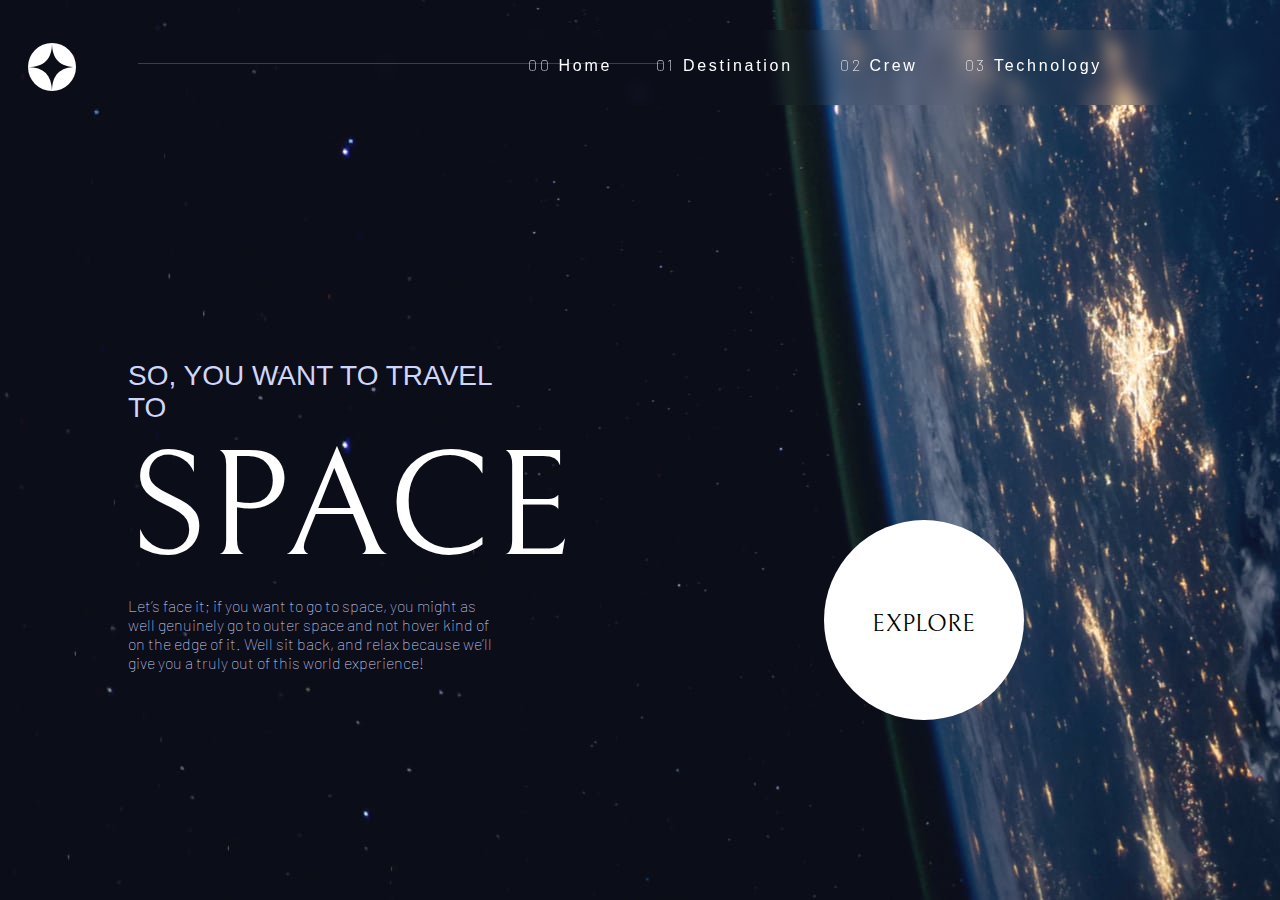
<file: index.html>
<!DOCTYPE html>
<html lang="en">

<head>
  <meta charset="UTF-8">
  <meta name="viewport" content="width=device-width, initial-scale=1.0">
  <link rel="preconnect" href="https://fonts.googleapis.com">
  <link rel="preconnect" href="https://fonts.gstatic.com" crossorigin>
  <link
    href="https://fonts.googleapis.com/css2?family=Barlow&family=Barlow+Condensed:wght@100&family=Bellefair&display=swap"
    rel="stylesheet">
  <link rel="icon" type="image/png" sizes="32x32" href="./assets/favicon-32x32.png">
  <link rel="stylesheet" href="CSS/styles.css">

  <title>Space Tourism Homepage</title>
</head>

<body style="background-image: url(assets/home/background-home-desktop.jpg);">
  <nav class="navbar-container">
    <div class="logo">
      <svg xmlns="http://www.w3.org/2000/svg" width="48" height="48">
        <g fill="none" fill-rule="evenodd">
          <circle cx="24" cy="24" r="24" fill="#FFF" />
          <path fill="#0B0D17"
            d="M24 0c0 16-8 24-24 24 15.718.114 23.718 8.114 24 24 0-16 8-24 24-24-16 0-24-8-24-24z" />
        </g>
      </svg>
    </div>
    <div class="line-nav-bar"></div>
    <div class="nav-bar">
      <ul>
        <li class="nav-item"><a href="index.html"><span class="nav-bar-numbers">00</span> Home</a></li>
        <li class="nav-item"><a href="destination-moon.html"><span class="nav-bar-numbers">01</span> Destination</a>
        </li>
        <li class="nav-item"><a href="crew-commander.html"><span class="nav-bar-numbers">02</span> Crew</a>
        </li>
        <li class="nav-item"><a href="technology-vehicle.html"><span class="nav-bar-numbers">03</span> Technology</a>
        </li>

      </ul>

    </div>


  </nav>
  <div class="main-container">

    <div class="main-container-child-a">
      <div class="home-copy-one">

        <p>So, you want to travel to</p>
      </div>

      <div class="home-copy-two">
        <p>Space</p>
      </div>

      <div class="home-copy-three">
        <p>Let’s face it; if you want to go to space, you might as well genuinely go to
          outer space and not hover kind of on the edge of it. Well sit back, and relax
          because we’ll give you a truly out of this world experience!</p>

      </div>
    </div>
    <div class="main-container-child-b">
      <div class="button-text">Explore</div>

    </div>

  </div>



  </div>

</body>

</html>
</file>
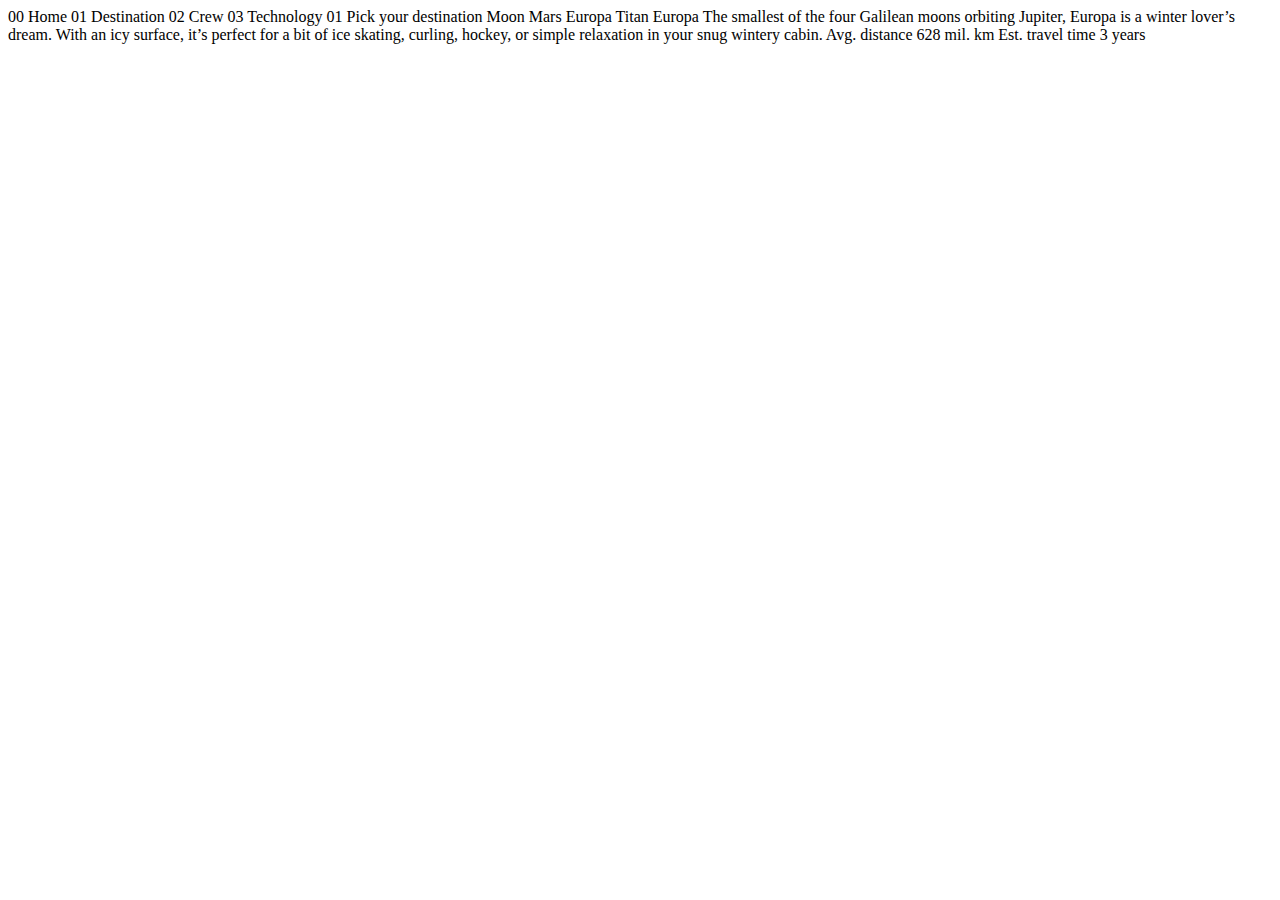
<file: destination-europa.html>
<!DOCTYPE html>
<html lang="en">
<head>
  <meta charset="UTF-8">
  <meta name="viewport" content="width=device-width, initial-scale=1.0">

  <link rel="icon" type="image/png" sizes="32x32" href="./assets/favicon-32x32.png">
  
  <title>Frontend Mentor | Space tourism website</title>
</head>
<body>

  00 Home
  01 Destination
  02 Crew
  03 Technology

  01 Pick your destination

  Moon
  Mars
  Europa
  Titan

  Europa

  The smallest of the four Galilean moons orbiting Jupiter, Europa is a 
  winter lover’s dream. With an icy surface, it’s perfect for a bit of 
  ice skating, curling, hockey, or simple relaxation in your snug 
  wintery cabin.

  Avg. distance
  628 mil. km

  Est. travel time
  3 years
</body>
</html>
</file>
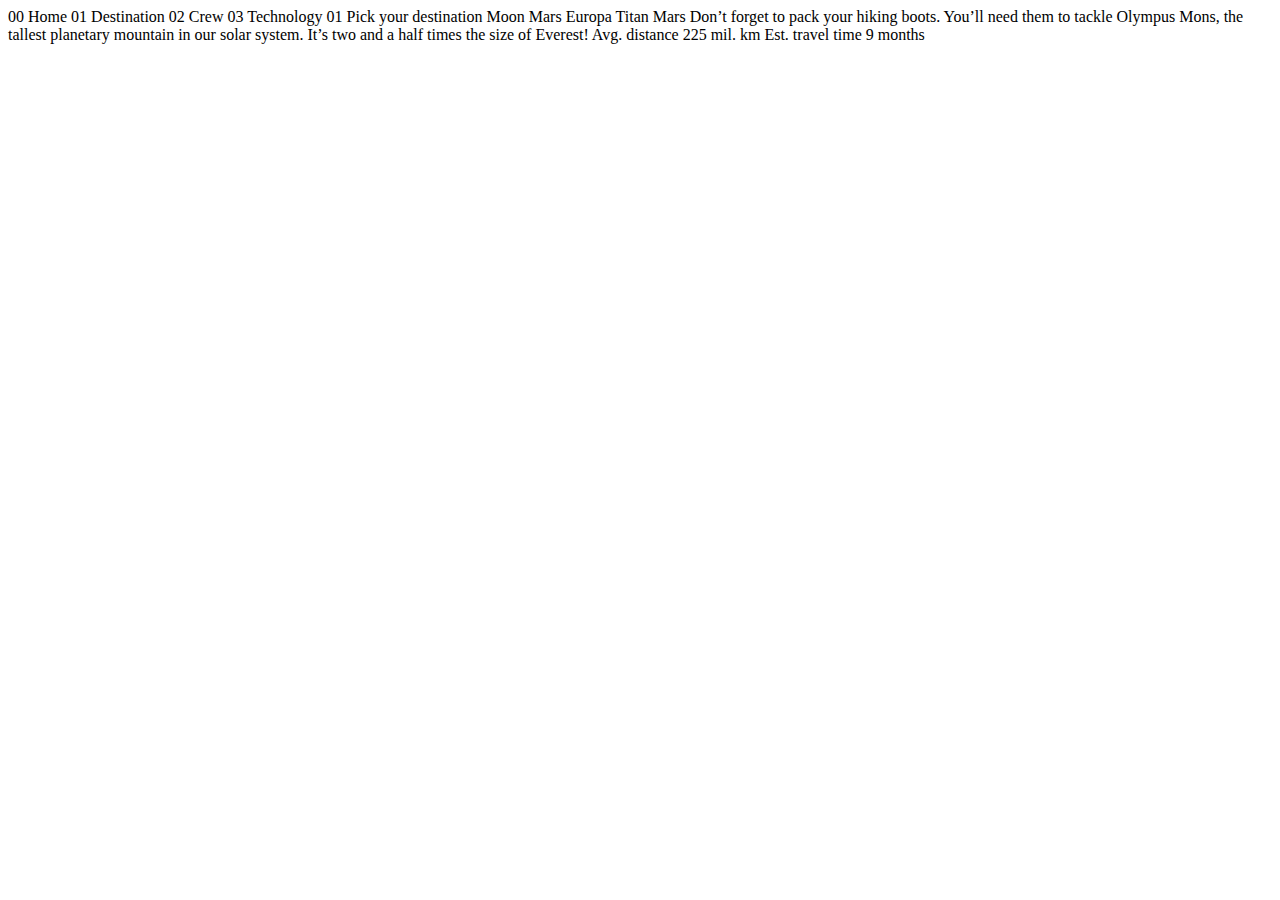
<file: destination-mars.html>
<!DOCTYPE html>
<html lang="en">
<head>
  <meta charset="UTF-8">
  <meta name="viewport" content="width=device-width, initial-scale=1.0">

  <link rel="icon" type="image/png" sizes="32x32" href="./assets/favicon-32x32.png">
  
  <title>Frontend Mentor | Space tourism website</title>
</head>
<body>

  00 Home
  01 Destination
  02 Crew
  03 Technology

  01 Pick your destination

  Moon
  Mars
  Europa
  Titan

  Mars

  Don’t forget to pack your hiking boots. You’ll need them to tackle Olympus Mons, 
  the tallest planetary mountain in our solar system. It’s two and a half times 
  the size of Everest!

  Avg. distance
  225 mil. km

  Est. travel time
  9 months
</body>
</html>
</file>
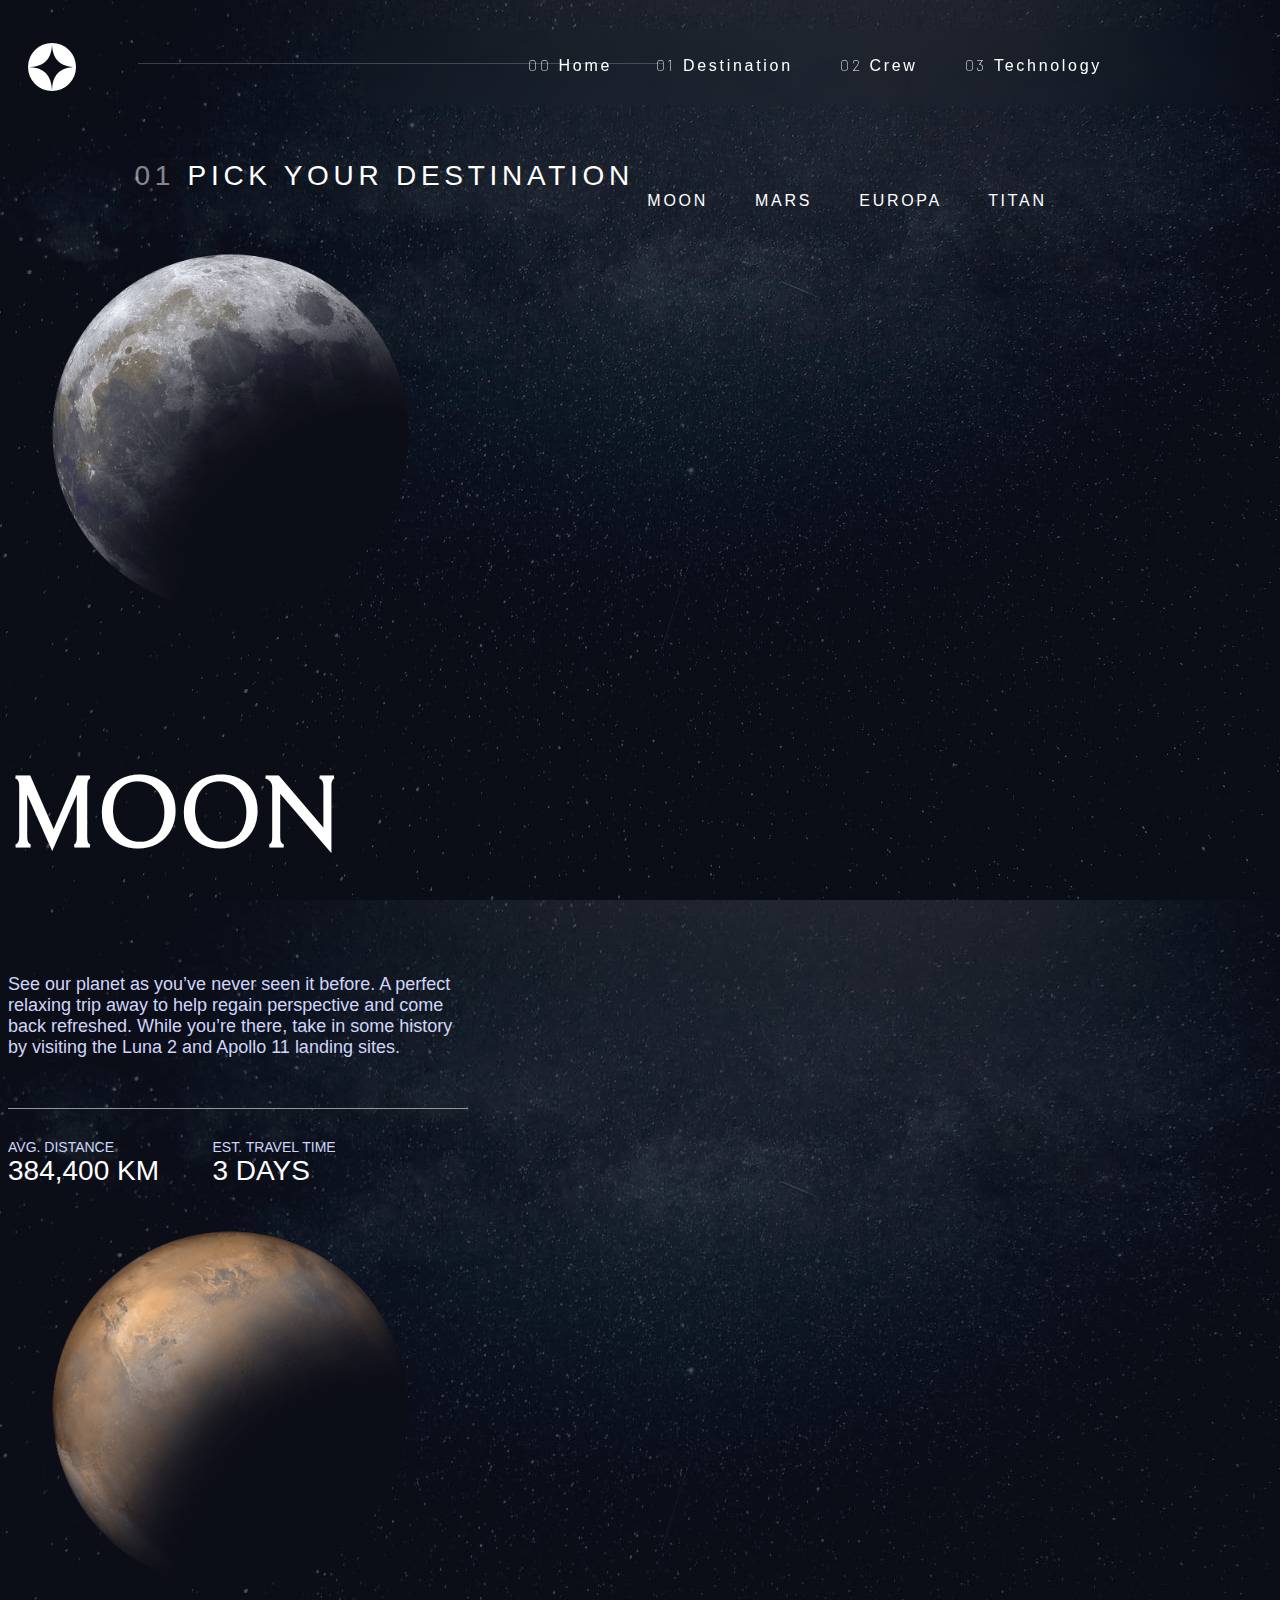
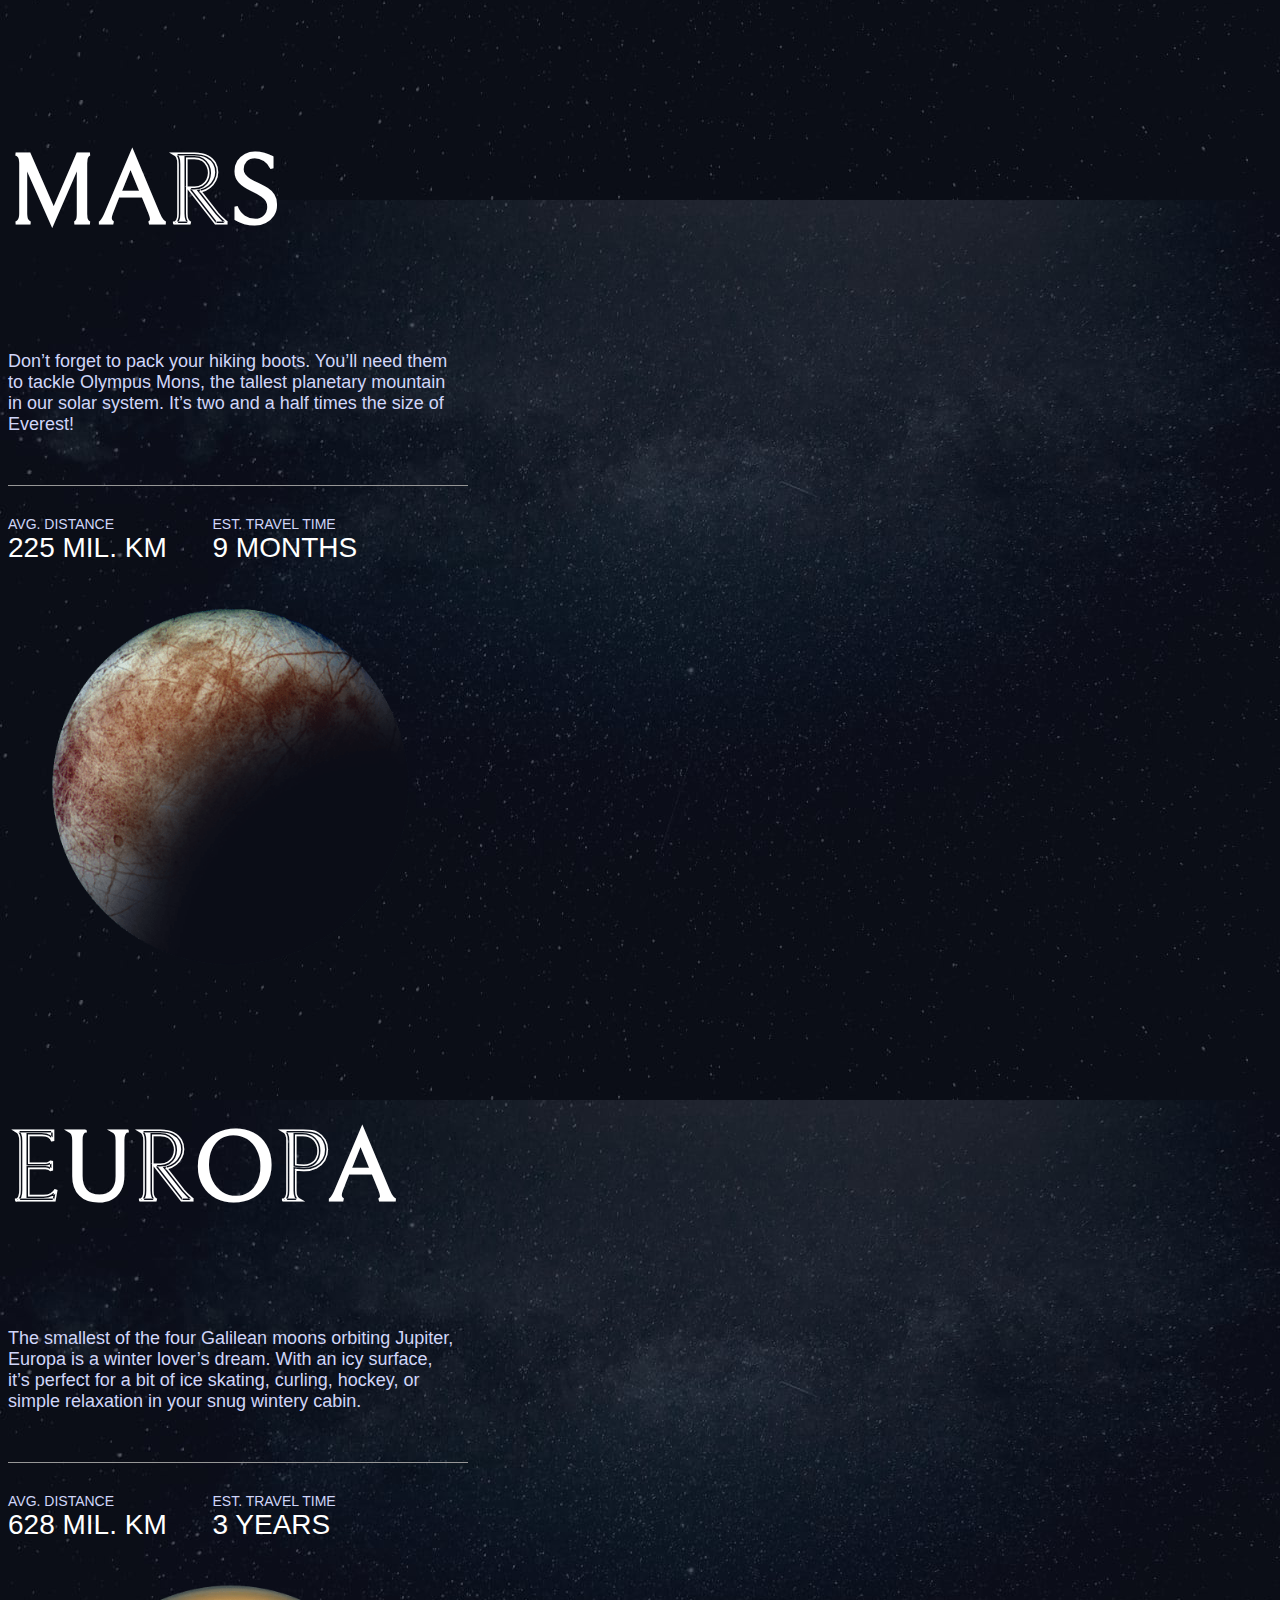
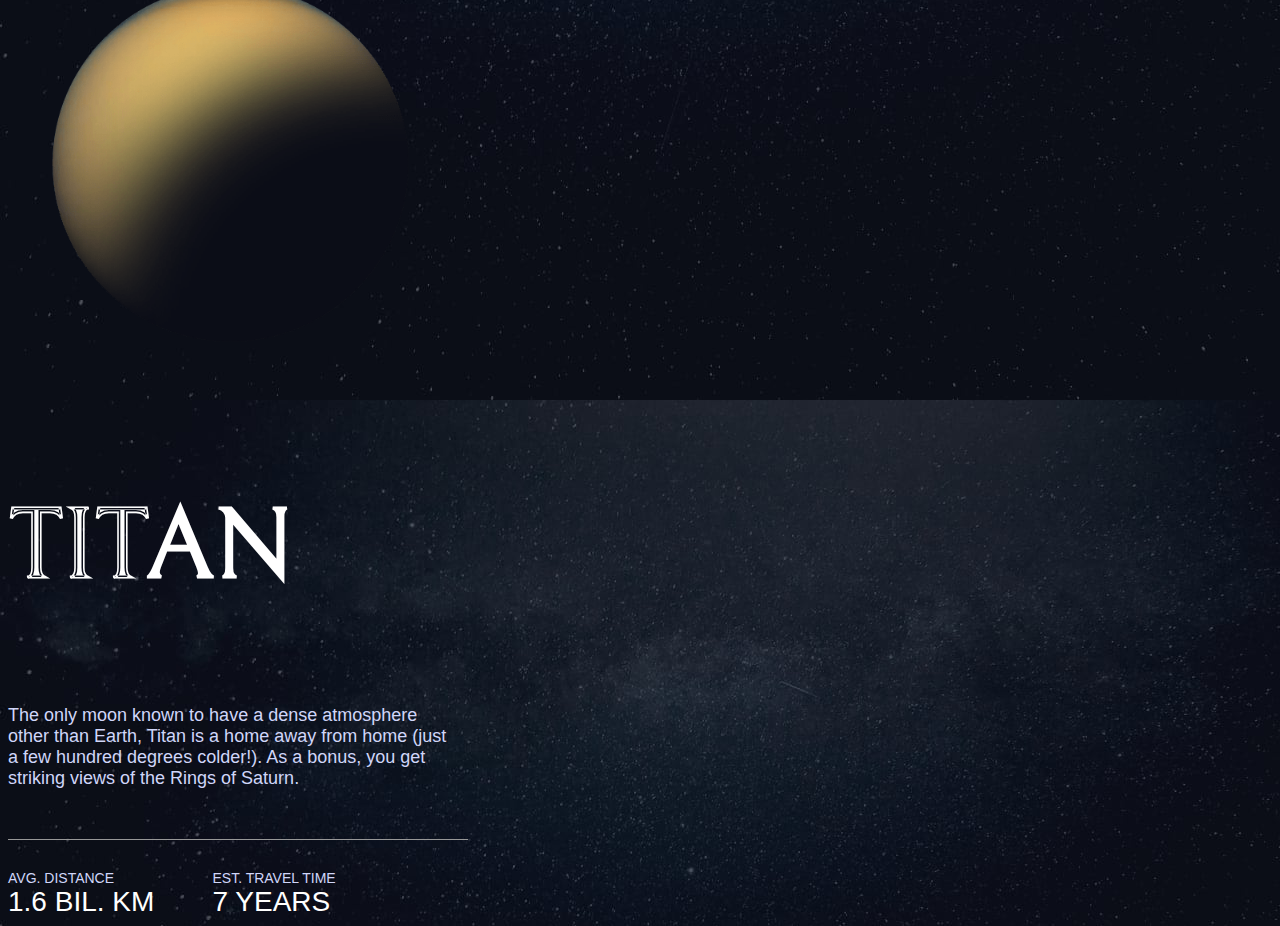
<file: destination-moon.html>
<!DOCTYPE html>
<html lang="en">

<head>
  <meta charset="UTF-8">
  <meta name="viewport" content="width=device-width, initial-scale=1.0">

  <!-- Google fonts -->
  <link rel="preconnect" href="https://fonts.googleapis.com">
  <link rel="preconnect" href="https://fonts.gstatic.com" crossorigin>
  <link
    href="https://fonts.googleapis.com/css2?family=Barlow&family=Barlow+Condensed:wght@100&family=Bellefair&display=swap"
    rel="stylesheet">

  <link rel="icon" type="image/png" sizes="32x32" href="./assets/favicon-32x32.png">

  <!-- Bootstrap styles -->
  <link href="https://cdn.jsdelivr.net/npm/bootstrap@5.3.0-alpha2/dist/css/bootstrap.min.css" rel="stylesheet"
    integrity="sha384-aFq/bzH65dt+w6FI2ooMVUpc+21e0SRygnTpmBvdBgSdnuTN7QbdgL+OapgHtvPp" crossorigin="anonymous">
  <script src="https://cdn.jsdelivr.net/npm/bootstrap@5.3.0-alpha2/dist/js/bootstrap.bundle.min.js"
    integrity="sha384-qKXV1j0HvMUeCBQ+QVp7JcfGl760yU08IQ+GpUo5hlbpg51QRiuqHAJz8+BrxE/N"
    crossorigin="anonymous"></script>

  <!-- CSS Styles -->
  <link rel="stylesheet" href="CSS/styles.css">

  <title>Destination Moon</title>
</head>

<body style="background-image: url(assets/destination/background-destination-desktop.jpg)">

  <nav class="navbar-container">
    <div class="logo">
      <svg xmlns="http://www.w3.org/2000/svg" width="48" height="48">
        <g fill="none" fill-rule="evenodd">
          <circle cx="24" cy="24" r="24" fill="#FFF" />
          <path fill="#0B0D17"
            d="M24 0c0 16-8 24-24 24 15.718.114 23.718 8.114 24 24 0-16 8-24 24-24-16 0-24-8-24-24z" />
        </g>
      </svg>
    </div>

    <div class="line-nav-bar"></div>

    <div class="nav-bar">
      <ul>
        <li class="nav-item"><a href="index.html"><span class="nav-bar-numbers">00</span> Home</a></li>
        <li class="nav-item"><a href="destination-moon.html"><span class="nav-bar-numbers">01</span> Destination</a>
        </li>
        <li class="nav-item"><a href="crew-commander.html"><span class="nav-bar-numbers">02</span> Crew</a>
        </li>
        <li class="nav-item"><a href="technology-vehicle.html"><span class="nav-bar-numbers">03</span> Technology</a>
        </li>

      </ul>

    </div>


  </nav>

  <p class="big-heading"><span style="opacity: 0.5;">01</span> Pick your destination</p>

  <ul class="nav">
    <li class="nav-item">
      <a class="nav-link active" aria-current="page" data-bs-toggle="tab" data-bs-target="#moon" role="tab"
        aria-controls="moon" aria-selected="true">MOON</a>
    </li>
    <li class="nav-item">
      <a class="nav-link" aria-current="page" data-bs-toggle="tab" data-bs-target="#mars" role="tab"
        aria-controls="mars" aria-selected="false">MARS</a>
    </li>
    <li class="nav-item">
      <a class="nav-link" aria-current="page" data-bs-toggle="tab" data-bs-target="#europa" role="tab"
        aria-controls="europa" aria-selected="false">EUROPA</a>
    </li>
    <li class="nav-item">
      <a class="nav-link" aria-current="page" data-bs-toggle="tab" data-bs-target="#titan" role="tab"
        aria-controls="titan" aria-selected="false">TITAN</a>
    </li>
  </ul>
  <div class="tab-content">
    <div class="tab-pane active" id="moon" role="tabpanel" aria-labelledby="home-tab" tabindex="0">
      <div class="row">
        <div class="col-6 d-flex justify-content-center">
          <img class="destination-image" src="assets/destination/image-moon.png">
        </div>
        <div class="col-6">
          <h3>MOON</h3>
          <p class="destination-explainer"> See our planet as you’ve never seen it before. A perfect relaxing trip away
            to help
            regain perspective and come back refreshed. While you’re there, take in some history
            by visiting the Luna 2 and Apollo 11 landing sites.</p>
          <div class="facts-container">
            <div class="facts-container-child">
              <p class="fact-name">Avg. Distance</p>
              <p class="fact-figure">384,400 km</p>

            </div>

            <div class="facts-container-child">
              <p class="fact-name">Est. Travel Time</p>
              <p class="fact-figure">3 days</p>

            </div>
          </div>

        </div>
      </div>
    </div>

    <div class="tab-pane" id="mars" role="tabpanel" aria-labelledby="mars-tab" tabindex="0">
      <div class="row">
        <div class="col-6 d-flex justify-content-center">
          <img class="destination-image" src="assets/destination/image-mars.png">
        </div>
        <div class="col-6">
          <h3>MARS</h3>
          <p class="destination-explainer">Don’t forget to pack your hiking boots. You’ll need them to tackle Olympus
            Mons, the tallest planetary mountain in our solar system. It’s two and a half times the size of Everest!
          </p>
          <div class="facts-container">
            <div class="facts-container-child">
              <p class="fact-name">Avg. Distance</p>
              <p class="fact-figure">225 mil. km</p>

            </div>

            <div class="facts-container-child">
              <p class="fact-name">Est. Travel Time</p>
              <p class="fact-figure">9 months</p>

            </div>
          </div>
        </div>
      </div>
    </div>

    <div class="tab-pane" id="europa" role="tabpanel" aria-labelledby="europa-tab" tabindex="0">
      <div class="row">
        <div class="col-6 d-flex justify-content-center">
          <img class="destination-image" src="assets/destination/image-europa.png">
        </div>
        <div class="col-6">
          <h3>EUROPA</h3>
          <p class="destination-explainer">The smallest of the four Galilean moons orbiting Jupiter, Europa is a
            winter
            lover’s dream. With an icy surface, it’s perfect for a bit of ice skating, curling, hockey, or simple
            relaxation in your snug wintery cabin.</p>
          <div class="facts-container">
            <div class="facts-container-child">
              <p class="fact-name">Avg. Distance</p>
              <p class="fact-figure">628 mil. km</p>

            </div>

            <div class="facts-container-child">
              <p class="fact-name">Est. Travel Time</p>
              <p class="fact-figure">3 years</p>

            </div>
          </div>
        </div>
      </div>
    </div>
    <div class="tab-pane" id="titan" role="tabpanel" aria-labelledby="titan-tab" tabindex="0">
      <div class="row">
        <div class="col-6 d-flex justify-content-center">
          <img class="destination-image" src="assets/destination/image-titan.png">
        </div>
        <div class="col-6">
          <h3>TITAN</h3>
          <p class="destination-explainer">The only moon known to have a dense atmosphere other than Earth, Titan is
            a
            home away from home (just a few hundred degrees colder!). As a bonus, you get striking views of the
            Rings
            of
            Saturn.</p>
            <div class="facts-container">
              <div class="facts-container-child">
                <p class="fact-name">Avg. Distance</p>
                <p class="fact-figure">1.6 bil. km</p>

              </div>

              <div class="facts-container-child">
                <p class="fact-name">Est. Travel Time</p>
                <p class="fact-figure">7 years</p>

              </div>
        </div>
      </div>
    </div>

</body>

</html>
</file>
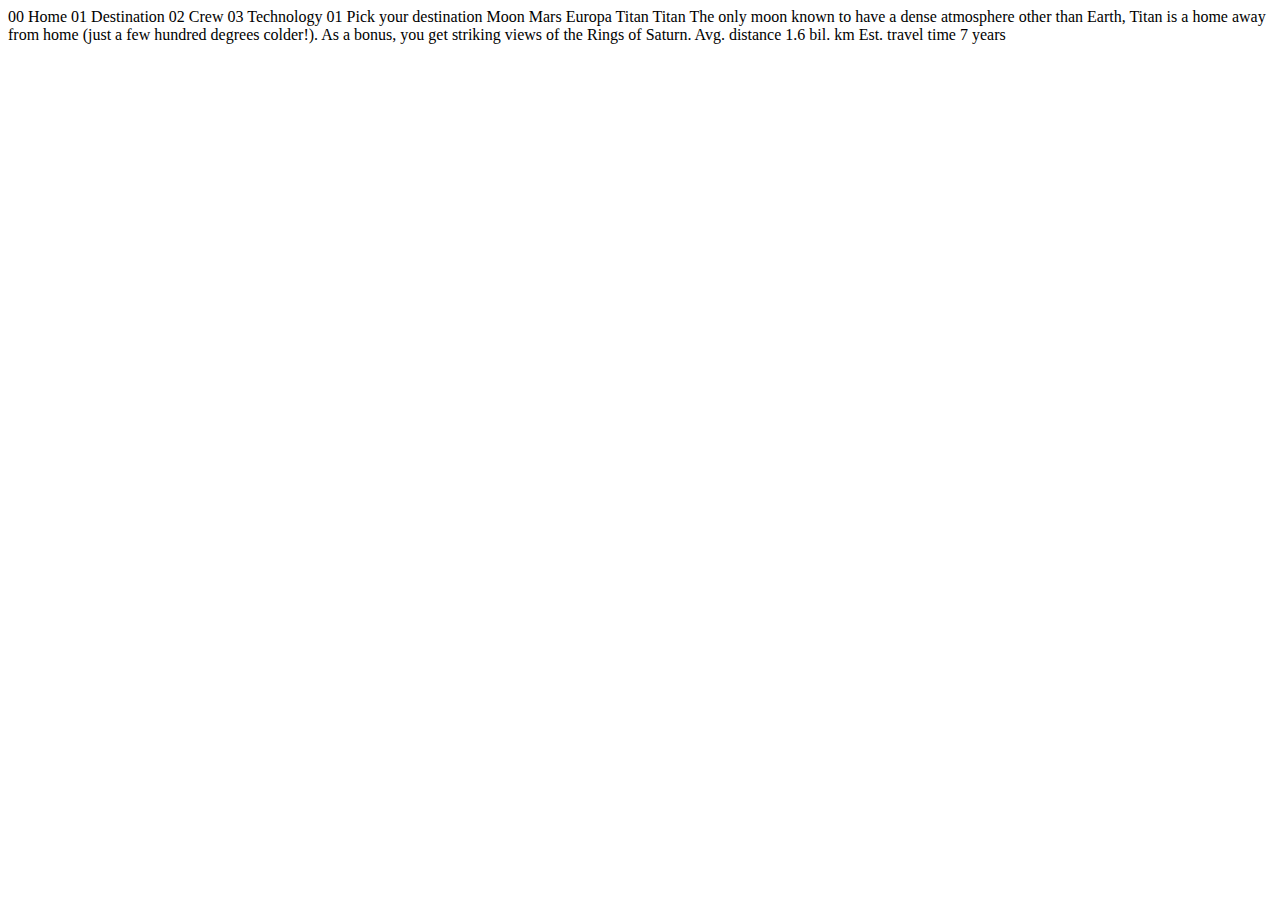
<file: destination-titan.html>
<!DOCTYPE html>
<html lang="en">
<head>
  <meta charset="UTF-8">
  <meta name="viewport" content="width=device-width, initial-scale=1.0">

  <link rel="icon" type="image/png" sizes="32x32" href="./assets/favicon-32x32.png">
  
  <title>Frontend Mentor | Space tourism website</title>
</head>
<body>

  00 Home
  01 Destination
  02 Crew
  03 Technology

  01 Pick your destination

  Moon
  Mars
  Europa
  Titan

  Titan

  The only moon known to have a dense atmosphere other than Earth, Titan 
  is a home away from home (just a few hundred degrees colder!). As a 
  bonus, you get striking views of the Rings of Saturn.

  Avg. distance
  1.6 bil. km

  Est. travel time
  7 years
</body>
</html>
</file>
<file: CSS/styles.css>
/****** HTML ELEMENTS *******/

body {
    color: white;
    font-family: barlow-condensed, sans-serif;
    font-weight: 100;
}

h3 {
    font-family: bellefair;
    font-size: 100px;
}

ul {
    list-style-type: none;
    margin: 0;
    padding: 0;
}

li {
    display: inline;
}

p {
    margin: 0;
}



/* CLASSES */

.big-heading {
    font-size: 28px;
    text-transform: uppercase;
    margin-left: 10%;
    letter-spacing: 4.72px;
}

  /* NAVBAR */

.navbar-container {
    position: relative;
    margin-bottom: 100px;
   
}

.nav-bar {
    position: relative;
    bottom: 30px;
    float: right;
    text-align: right;
    width: 60%;
    height: 50px;
    backdrop-filter: blur(8px);
    padding-top: 25px;
    padding-right: 150px;
}

.line-nav-bar {
    width: 525px;
    z-index: 1;
    border-top: solid 1px rgba(255, 255, 255, 0.2);
    position: absolute;
    left: 130px;
    top: 55px;
}

.nav-item {
    font-size: 16px;
    margin: 20px;
    letter-spacing: 2.7px;
}

.nav-item a {
    color: #FFFF;
    text-decoration: none;
}

.nav-bar-numbers {
    font-family: 'Barlow', sans-serif;
}

.logo {
    position:relative;
    top: 35px;
    padding-left: 20px;
}


/* HOME PAGE */


.main-container {
  
    padding-top: 150px;
    margin-left: 40px;
}

.main-container-child-a {
    width: 30%;
    padding: 50px 80px;

}

.home-copy-one {
   
    font-size: 28px;
    color: #D0D6F9;
    text-transform: uppercase;
    
}

.home-copy-two {
    font-family: 'Bellefair', serif;
    font-size: 150px;
    text-transform: uppercase;

}

.home-copy-three {
    font-family: 'Barlow', sans-serif;
    color: #D0D6F9;
    font-size: 18;
}

.main-container-child-b {
    width: 200px;
    height: 200px;
    background-color: white;
    border-radius: 360%;
    font-family: 'Bellefair', serif;
    font-size: 1.5rem;
    text-transform: uppercase;
    color: black;
    position: absolute;
    right: 20%;
    bottom: 20%;
}

.button-text {
   padding: 90px 0 0 48px;

} 

/* DESTINATION PAGE */

.nav {
    margin-left: 49%;
}


.destination-explainer {
    width: 450px;
    font-size: 18px;
    color: #D0D6F9;
    padding-bottom: 50px;
}

 
.destination-image {
    scale: 80%;
}

.nav-item:hover {
    text-decoration: underline;
}


.facts-container {
    width: 460px;
    position: relative;
    padding-top: 30px;
    border-top: solid 1px #979797;
}

.facts-container-child {
    width: 200px;
    display: inline-block;
    text-decoration: uppercase;
}

.fact-name {
    font-size: 14px;
    color: #D0D6F9;
    text-transform: uppercase;

}

.fact-figure {
    font-size: 28px;
    text-transform: uppercase;


}

/* CREW PAGE */

.main-container-crew {
    margin-left: 10%;
}


.crew-title {
    margin-top: 150px;
    font-size: 25px;
    opacity: 0.5;
    text-transform: uppercase;
}

.crew-name {
    font-size: 30px;
    text-transform: uppercase;
    margin-bottom: 30px;
}

.image-crew {
    position: absolute;
    bottom: -40px;
    right: 140px;
    scale: 90%;
}

.dots-container {
    position: absolute;
    bottom: 30px;
}

.active-dot-links {
    color: white;
    scale: 500%;
    text-decoration: none;
    font-size: 80px;
}

.dot-links {
    color: white;
    scale: 500%;
    text-decoration: none;
    font-size: 80px;
    opacity: 0.5;
}


/* TECHNOLOGY */

.main-container-tech {
    position: relative;
    display: grid;
    grid-template-columns: 100px 500px auto;
    margin-top: 50px;
    gap: 50px;
    margin-left: 10%;

}

.buttons-side-panel {
    display: flex;
    flex-direction: column;
    gap: 30px;
    padding-top: 100px;
}

.number-tech-container {
    position: relative;
    width: 70px;
    height: 70px;
    background-color: black;
    border: solid white;
    border-radius: 360px;

}

.active-number-tech-container {
    font-family: bellefair;
    position: relative;
    width: 70px;
    height: 70px;
    background-color: white;
    border-radius: 360px;

}

.number-tech {
    font-family: bellefair;
    color: white;
    font-size: 25px;
    position: absolute;
    top: 24%;
    left: 43%;
    text-decoration: none;
}



.active-number-tech {
    font-size: 25px;
    color: black;
    position: absolute;
    top: 24%;
    left: 45%;
    text-decoration: none;
}

.tech-text-container {
    padding-top: 80px;
    width: 500px;
    padding-left: 20px;

}

.tech-text-1 {
    text-transform: uppercase;
    font-size: 20px;
    color: #D0D6F9;
    letter-spacing: -0.25px;
}

.tech-text-2 {
    font-family: bellefair;
    text-transform: uppercase;
    font-size: 55px;
    margin-bottom: 20px;
    margin-top: 5px;
}

.tech-text-3 {
    color: #D0D6F9;
    font-size: 18px;
}

.image-vehicle {
    position: absolute;
    right: 0;
}
</file>
